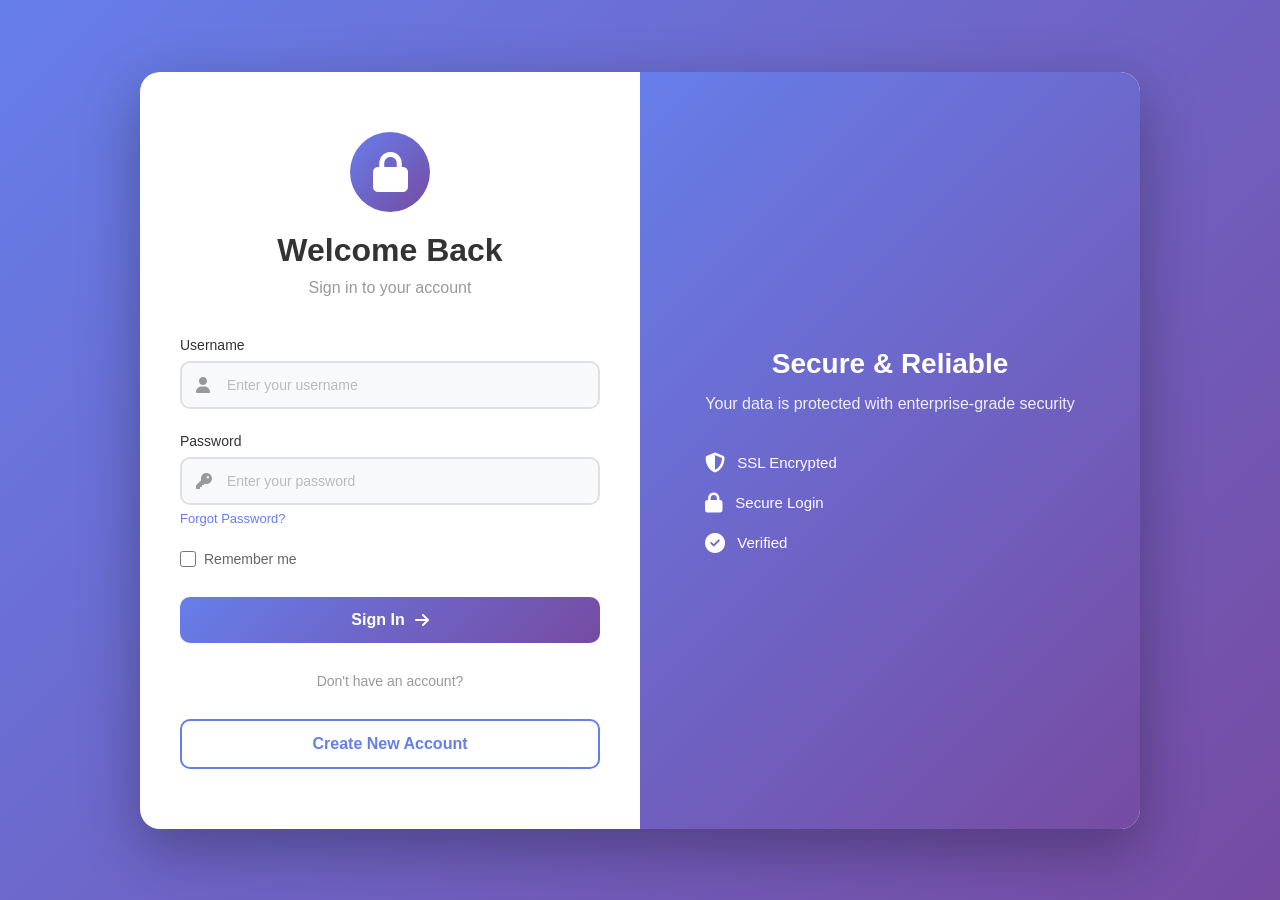
<file: index.html>
<!DOCTYPE html>
<html lang="en">
<head>
    <meta charset="UTF-8">
    <meta name="viewport" content="width=device-width, initial-scale=1.0">
    <title>Login - Professional App</title>
    <link rel="stylesheet" href="style.css">
    <link rel="stylesheet" href="https://cdnjs.cloudflare.com/ajax/libs/font-awesome/6.4.0/css/all.min.css">
</head>
<body>
    <div class="container">
        <div class="form-container">
            <div class="logo-section">
                <div class="logo">
                    <i class="fas fa-lock"></i>
                </div>
                <h1>Welcome Back</h1>
                <p class="subtitle">Sign in to your account</p>
            </div>

            <form id="loginForm" class="form-group">
                <div class="input-wrapper">
                    <label for="loginUser">Username</label>
                    <div class="input-field">
                        <i class="fas fa-user"></i>
                        <input type="text" id="loginUser" placeholder="Enter your username" required>
                    </div>
                </div>

                <div class="input-wrapper">
                    <label for="loginPass">Password</label>
                    <div class="input-field">
                        <i class="fas fa-key"></i>
                        <input type="password" id="loginPass" placeholder="Enter your password" required>
                    </div>
                    <a href="#" class="forgot-password">Forgot Password?</a>
                </div>

                <div class="remember-me">
                    <input type="checkbox" id="rememberMe">
                    <label for="rememberMe">Remember me</label>
                </div>

                <button type="button" onclick="login()" class="btn-login">
                    <span>Sign In</span>
                    <i class="fas fa-arrow-right"></i>
                </button>
            </form>

            <div class="divider">
                <span>Don't have an account?</span>
            </div>

            <a href="signup.html" class="btn-signup">Create New Account</a>
        </div>

        <div class="info-section">
            <div class="info-content">
                <h2>Secure & Reliable</h2>
                <p>Your data is protected with enterprise-grade security</p>
                <div class="features">
                    <div class="feature">
                        <i class="fas fa-shield-alt"></i>
                        <span>SSL Encrypted</span>
                    </div>
                    <div class="feature">
                        <i class="fas fa-lock"></i>
                        <span>Secure Login</span>
                    </div>
                    <div class="feature">
                        <i class="fas fa-check-circle"></i>
                        <span>Verified</span>
                    </div>
                </div>
            </div>
        </div>
    </div>

    <script src="script.js"></script>
</body>
</html>
</file>
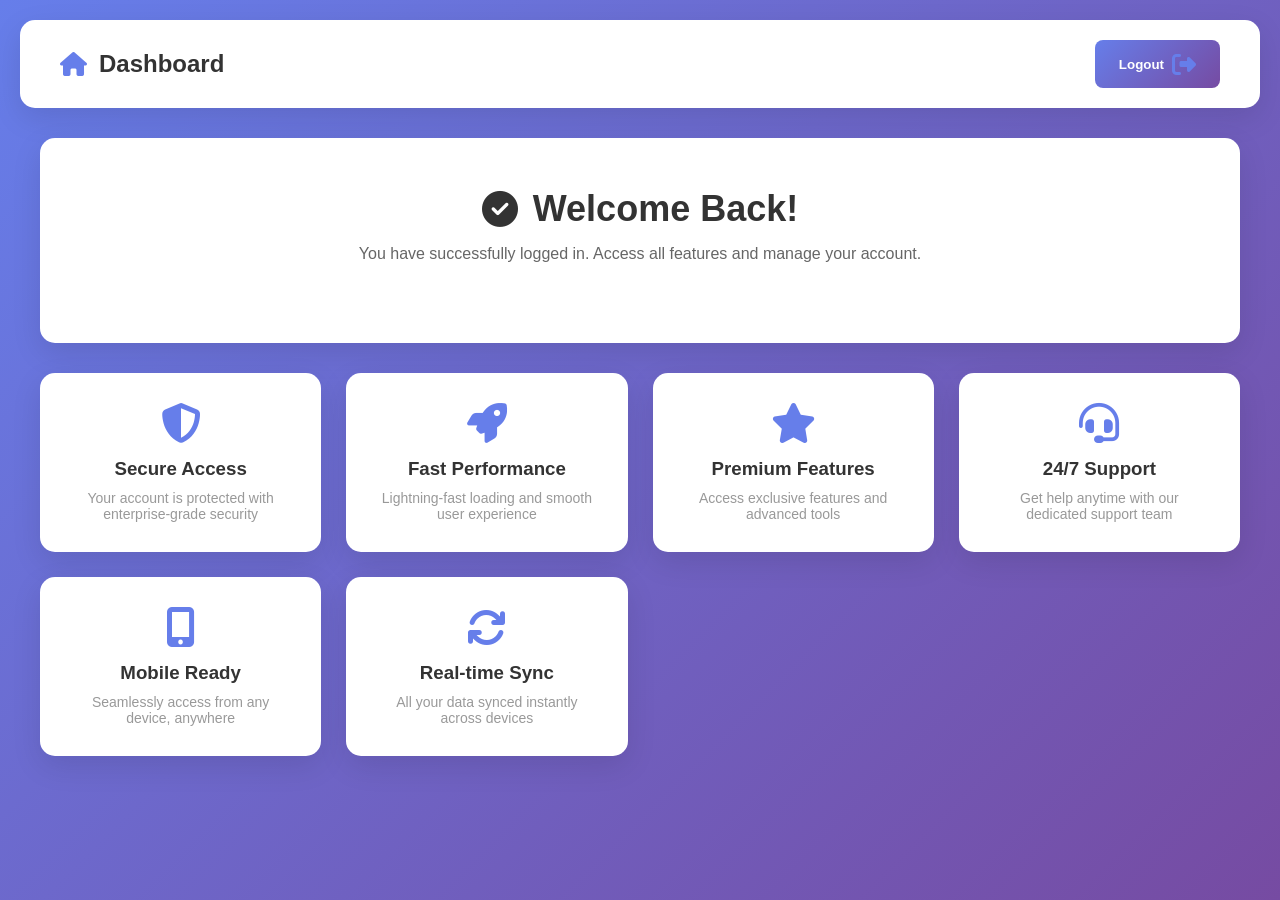
<file: dashboard.html>
<!DOCTYPE html>
<html lang="en">
<head>
    <meta charset="UTF-8">
    <meta name="viewport" content="width=device-width, initial-scale=1.0">
    <title>Dashboard - Professional App</title>
    <link rel="stylesheet" href="https://cdnjs.cloudflare.com/ajax/libs/font-awesome/6.4.0/css/all.min.css">
    <style>
        * {
            margin: 0;
            padding: 0;
            box-sizing: border-box;
        }

        body {
            font-family: 'Segoe UI', Tahoma, Geneva, Verdana, sans-serif;
            background: linear-gradient(135deg, #667eea 0%, #764ba2 100%);
            min-height: 100vh;
            padding: 20px;
        }

        .navbar {
            background: white;
            padding: 20px 40px;
            border-radius: 15px;
            box-shadow: 0 10px 30px rgba(0, 0, 0, 0.1);
            margin-bottom: 30px;
            display: flex;
            justify-content: space-between;
            align-items: center;
        }

        .navbar h2 {
            color: #333;
            display: flex;
            align-items: center;
            gap: 12px;
        }

        .navbar i {
            color: #667eea;
            font-size: 24px;
        }

        .logout-btn {
            padding: 12px 24px;
            background: linear-gradient(135deg, #667eea, #764ba2);
            color: white;
            border: none;
            border-radius: 8px;
            cursor: pointer;
            font-weight: 600;
            transition: all 0.3s ease;
            display: flex;
            align-items: center;
            gap: 8px;
        }

        .logout-btn:hover {
            transform: translateY(-2px);
            box-shadow: 0 10px 25px rgba(102, 126, 234, 0.4);
        }

        .container {
            max-width: 1200px;
            margin: 0 auto;
        }

        .welcome-card {
            background: white;
            padding: 50px 40px;
            border-radius: 15px;
            box-shadow: 0 10px 30px rgba(0, 0, 0, 0.1);
            text-align: center;
            margin-bottom: 30px;
        }

        .welcome-card h1 {
            font-size: 36px;
            color: #333;
            margin-bottom: 15px;
            display: flex;
            align-items: center;
            justify-content: center;
            gap: 15px;
        }

        .welcome-card p {
            color: #666;
            font-size: 16px;
            margin-bottom: 30px;
        }

        .features-grid {
            display: grid;
            grid-template-columns: repeat(auto-fit, minmax(280px, 1fr));
            gap: 25px;
        }

        .feature-card {
            background: white;
            padding: 30px;
            border-radius: 15px;
            box-shadow: 0 10px 30px rgba(0, 0, 0, 0.1);
            text-align: center;
            transition: all 0.3s ease;
        }

        .feature-card:hover {
            transform: translateY(-5px);
            box-shadow: 0 15px 40px rgba(102, 126, 234, 0.2);
        }

        .feature-card i {
            font-size: 40px;
            color: #667eea;
            margin-bottom: 15px;
        }

        .feature-card h3 {
            color: #333;
            margin-bottom: 10px;
        }

        .feature-card p {
            color: #999;
            font-size: 14px;
        }

        @media (max-width: 768px) {
            .navbar {
                flex-direction: column;
                gap: 15px;
            }

            .navbar h2 {
                width: 100%;
            }

            .logout-btn {
                width: 100%;
                justify-content: center;
            }

            .welcome-card h1 {
                font-size: 24px;
            }

            .features-grid {
                grid-template-columns: 1fr;
            }
        }
    </style>
</head>
<body>
    <div class="navbar">
        <h2><i class="fas fa-home"></i> Dashboard</h2>
        <button onclick="logout()" class="logout-btn">
            <span>Logout</span>
            <i class="fas fa-sign-out-alt"></i>
        </button>
    </div>

    <div class="container">
        <div class="welcome-card">
            <h1>
                <i class="fas fa-check-circle"></i>
                Welcome Back!
            </h1>
            <p>You have successfully logged in. Access all features and manage your account.</p>
        </div>

        <div class="features-grid">
            <div class="feature-card">
                <i class="fas fa-shield-alt"></i>
                <h3>Secure Access</h3>
                <p>Your account is protected with enterprise-grade security</p>
            </div>
            <div class="feature-card">
                <i class="fas fa-rocket"></i>
                <h3>Fast Performance</h3>
                <p>Lightning-fast loading and smooth user experience</p>
            </div>
            <div class="feature-card">
                <i class="fas fa-star"></i>
                <h3>Premium Features</h3>
                <p>Access exclusive features and advanced tools</p>
            </div>
            <div class="feature-card">
                <i class="fas fa-headset"></i>
                <h3>24/7 Support</h3>
                <p>Get help anytime with our dedicated support team</p>
            </div>
            <div class="feature-card">
                <i class="fas fa-mobile-alt"></i>
                <h3>Mobile Ready</h3>
                <p>Seamlessly access from any device, anywhere</p>
            </div>
            <div class="feature-card">
                <i class="fas fa-sync"></i>
                <h3>Real-time Sync</h3>
                <p>All your data synced instantly across devices</p>
            </div>
        </div>
    </div>

    <script src="script.js"></script>
</body>
</html>
</file>
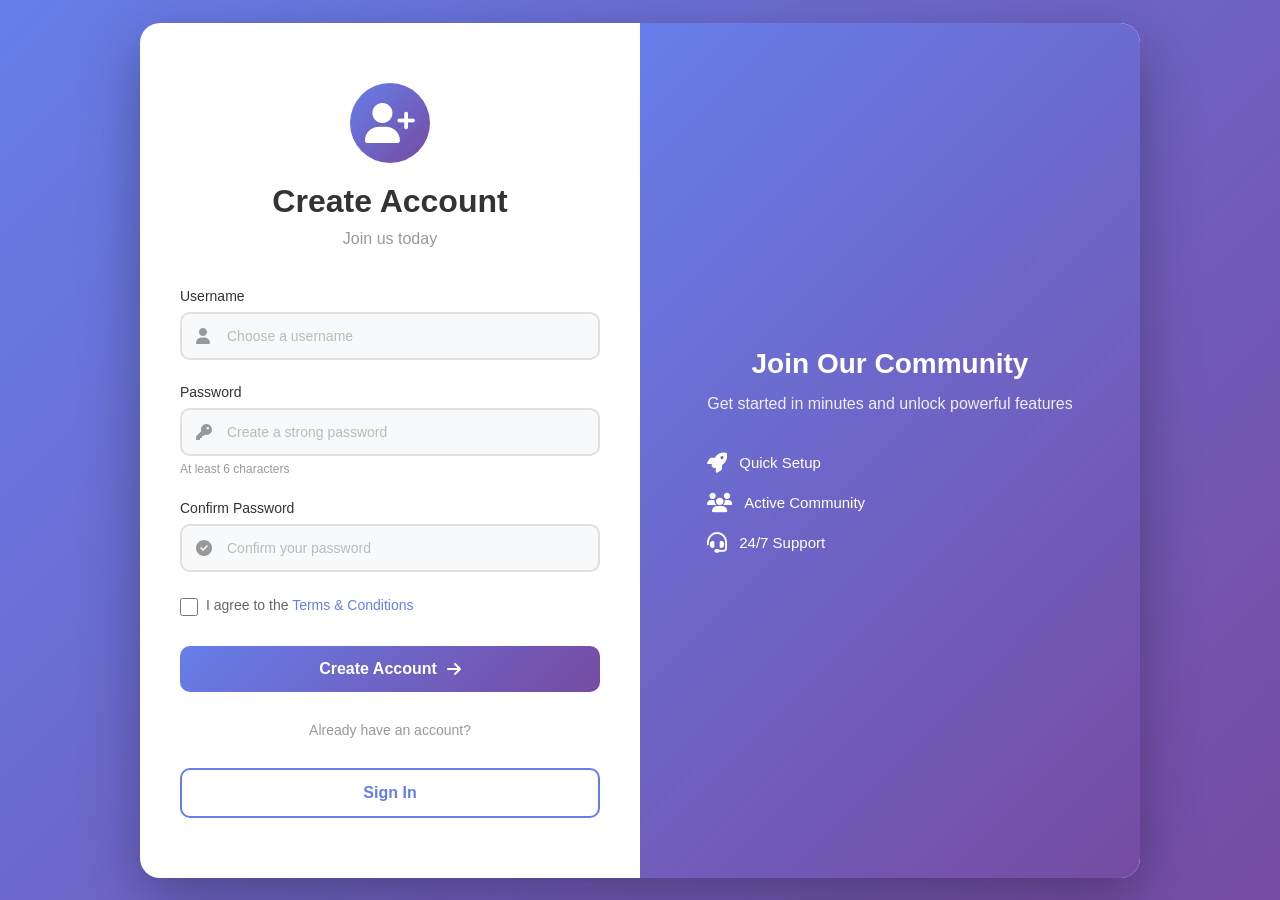
<file: signup.html>
<!DOCTYPE html>
<html lang="en">
<head>
    <meta charset="UTF-8">
    <meta name="viewport" content="width=device-width, initial-scale=1.0">
    <title>Sign Up - Professional App</title>
    <link rel="stylesheet" href="style.css">
    <link rel="stylesheet" href="https://cdnjs.cloudflare.com/ajax/libs/font-awesome/6.4.0/css/all.min.css">
</head>
<body>
    <div class="container">
        <div class="form-container">
            <div class="logo-section">
                <div class="logo">
                    <i class="fas fa-user-plus"></i>
                </div>
                <h1>Create Account</h1>
                <p class="subtitle">Join us today</p>
            </div>

            <form id="signupForm" class="form-group">
                <div class="input-wrapper">
                    <label for="username">Username</label>
                    <div class="input-field">
                        <i class="fas fa-user"></i>
                        <input type="text" id="username" placeholder="Choose a username" required>
                    </div>
                </div>

                <div class="input-wrapper">
                    <label for="password">Password</label>
                    <div class="input-field">
                        <i class="fas fa-key"></i>
                        <input type="password" id="password" placeholder="Create a strong password" required>
                    </div>
                    <p class="password-hint">At least 6 characters</p>
                </div>

                <div class="input-wrapper">
                    <label for="confirmPassword">Confirm Password</label>
                    <div class="input-field">
                        <i class="fas fa-check-circle"></i>
                        <input type="password" id="confirmPassword" placeholder="Confirm your password" required>
                    </div>
                </div>

                <div class="terms-check">
                    <input type="checkbox" id="terms" required>
                    <label for="terms">I agree to the <a href="#">Terms & Conditions</a></label>
                </div>

                <button type="button" onclick="signup()" class="btn-login">
                    <span>Create Account</span>
                    <i class="fas fa-arrow-right"></i>
                </button>
            </form>

            <div class="divider">
                <span>Already have an account?</span>
            </div>

            <a href="index.html" class="btn-signup">Sign In</a>
        </div>

        <div class="info-section">
            <div class="info-content">
                <h2>Join Our Community</h2>
                <p>Get started in minutes and unlock powerful features</p>
                <div class="features">
                    <div class="feature">
                        <i class="fas fa-rocket"></i>
                        <span>Quick Setup</span>
                    </div>
                    <div class="feature">
                        <i class="fas fa-users"></i>
                        <span>Active Community</span>
                    </div>
                    <div class="feature">
                        <i class="fas fa-headset"></i>
                        <span>24/7 Support</span>
                    </div>
                </div>
            </div>
        </div>
    </div>

    <script src="script.js"></script>
</body>
</html>
</file>
<file: style.css>
* {
    margin: 0;
    padding: 0;
    box-sizing: border-box;
}

body {
    font-family: 'Segoe UI', Tahoma, Geneva, Verdana, sans-serif;
    background: linear-gradient(135deg, #667eea 0%, #764ba2 100%);
    min-height: 100vh;
    display: flex;
    justify-content: center;
    align-items: center;
    padding: 20px;
}

.container {
    display: flex;
    width: 100%;
    max-width: 1000px;
    background: white;
    border-radius: 20px;
    box-shadow: 0 20px 60px rgba(0, 0, 0, 0.3);
    overflow: hidden;
}

/* Form Container */
.form-container {
    flex: 1;
    padding: 60px 40px;
    display: flex;
    flex-direction: column;
    justify-content: center;
}

.logo-section {
    text-align: center;
    margin-bottom: 40px;
}

.logo {
    width: 80px;
    height: 80px;
    margin: 0 auto 20px;
    background: linear-gradient(135deg, #667eea, #764ba2);
    border-radius: 50%;
    display: flex;
    align-items: center;
    justify-content: center;
    font-size: 40px;
    color: white;
}

.logo-section h1 {
    font-size: 32px;
    color: #333;
    margin-bottom: 10px;
    font-weight: 700;
}

.subtitle {
    color: #999;
    font-size: 16px;
}

/* Form Group */
.form-group {
    display: flex;
    flex-direction: column;
}

.input-wrapper {
    margin-bottom: 24px;
}

.input-wrapper label {
    display: block;
    margin-bottom: 8px;
    color: #333;
    font-weight: 500;
    font-size: 14px;
}

.input-field {
    position: relative;
    display: flex;
    align-items: center;
}

.input-field i {
    position: absolute;
    left: 16px;
    color: #999;
    font-size: 16px;
}

.input-field input {
    width: 100%;
    padding: 14px 16px 14px 45px;
    border: 2px solid #e0e0e0;
    border-radius: 10px;
    font-size: 14px;
    transition: all 0.3s ease;
    background: #f8f9fa;
}

.input-field input:focus {
    outline: none;
    border-color: #667eea;
    background: white;
    box-shadow: 0 0 0 3px rgba(102, 126, 234, 0.1);
}

.input-field input::placeholder {
    color: #bbb;
}

.forgot-password {
    display: inline-block;
    margin-top: 6px;
    color: #667eea;
    text-decoration: none;
    font-size: 13px;
    transition: color 0.3s ease;
}

.forgot-password:hover {
    color: #764ba2;
}

/* Remember Me */
.remember-me {
    display: flex;
    align-items: center;
    margin-bottom: 30px;
}

.remember-me input[type="checkbox"] {
    width: 16px;
    height: 16px;
    margin-right: 8px;
    cursor: pointer;
    accent-color: #667eea;
}

.remember-me label {
    color: #666;
    font-size: 14px;
    cursor: pointer;
    margin: 0;
}

/* Buttons */
.btn-login {
    padding: 14px 24px;
    background: linear-gradient(135deg, #667eea, #764ba2);
    color: white;
    border: none;
    border-radius: 10px;
    font-size: 16px;
    font-weight: 600;
    cursor: pointer;
    transition: all 0.3s ease;
    display: flex;
    align-items: center;
    justify-content: center;
    gap: 10px;
}

.btn-login:hover {
    transform: translateY(-2px);
    box-shadow: 0 10px 25px rgba(102, 126, 234, 0.4);
}

.btn-login:active {
    transform: translateY(0);
}

/* Divider */
.divider {
    text-align: center;
    margin: 30px 0;
    color: #999;
    font-size: 14px;
}

/* Signup Link */
.btn-signup {
    padding: 14px 24px;
    border: 2px solid #667eea;
    color: #667eea;
    text-decoration: none;
    border-radius: 10px;
    text-align: center;
    font-weight: 600;
    transition: all 0.3s ease;
    display: block;
}

.btn-signup:hover {
    background: #667eea;
    color: white;
    transform: translateY(-2px);
}

/* Info Section */
.info-section {
    flex: 1;
    background: linear-gradient(135deg, #667eea, #764ba2);
    padding: 60px 40px;
    display: flex;
    align-items: center;
    justify-content: center;
    color: white;
}

.info-content {
    text-align: center;
}

.info-content h2 {
    font-size: 28px;
    margin-bottom: 15px;
    font-weight: 700;
}

.info-content p {
    font-size: 16px;
    margin-bottom: 40px;
    opacity: 0.9;
}

.features {
    display: flex;
    flex-direction: column;
    gap: 20px;
}

.feature {
    display: flex;
    align-items: center;
    gap: 12px;
    font-size: 15px;
}

.feature i {
    font-size: 20px;
}

/* Password Hint */
.password-hint {
    font-size: 12px;
    color: #999;
    margin-top: 6px;
}

/* Terms Check */
.terms-check {
    display: flex;
    align-items: flex-start;
    margin-bottom: 30px;
    gap: 8px;
}

.terms-check input[type="checkbox"] {
    width: 18px;
    height: 18px;
    margin-top: 2px;
    cursor: pointer;
    accent-color: #667eea;
    flex-shrink: 0;
}

.terms-check label {
    color: #666;
    font-size: 14px;
    cursor: pointer;
    margin: 0;
    line-height: 1.4;
}

.terms-check a {
    color: #667eea;
    text-decoration: none;
    transition: color 0.3s ease;
}

.terms-check a:hover {
    color: #764ba2;
    text-decoration: underline;
}

/* Responsive Design */
@media (max-width: 768px) {
    .container {
        flex-direction: column;
    }

    .form-container,
    .info-section {
        padding: 40px 30px;
    }

    .logo-section h1 {
        font-size: 24px;
    }

    .info-content h2 {
        font-size: 22px;
    }

    .features {
        gap: 15px;
    }
}
</file>
